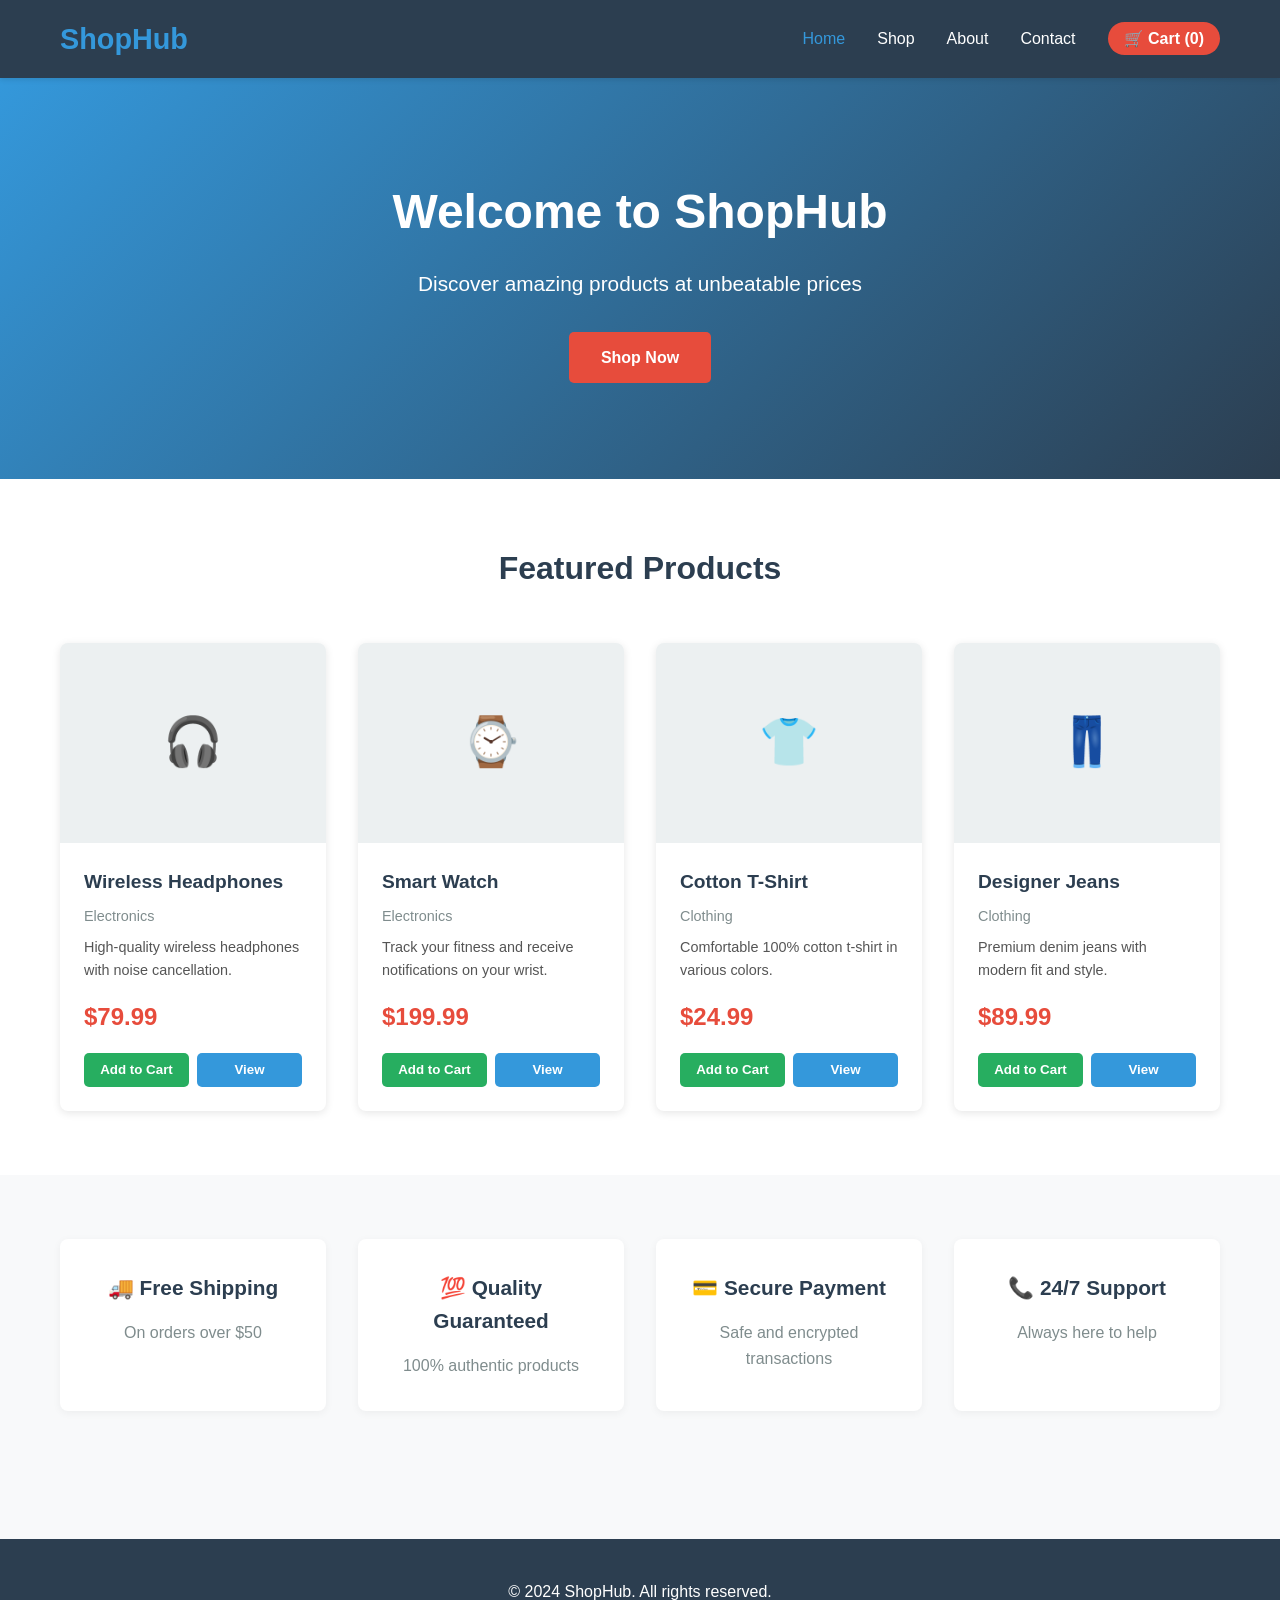
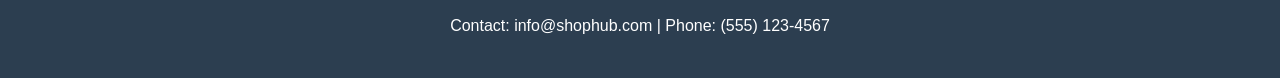
<file: index.html>
<!DOCTYPE html>
<html lang="en">
<head>
    <meta charset="UTF-8">
    <meta name="viewport" content="width=device-width, initial-scale=1.0">
    <title>ShopHub - Your Online Store</title>
    <link rel="stylesheet" href="css/styles.css">
</head>
<body>
    <!-- Navigation -->
    <nav class="navbar">
        <div class="container">
            <div class="nav-brand">
                <h1>ShopHub</h1>
            </div>
            <ul class="nav-menu">
                <li><a href="index.html" class="active">Home</a></li>
                <li><a href="products.html">Shop</a></li>
                <li><a href="about.html">About</a></li>
                <li><a href="contact.html">Contact</a></li>
                <li><a href="#" class="cart-icon">🛒 Cart (<span id="cart-count">0</span>)</a></li>
            </ul>
        </div>
    </nav>

    <!-- Hero Section -->
    <section class="hero">
        <div class="hero-content">
            <h1>Welcome to ShopHub</h1>
            <p>Discover amazing products at unbeatable prices</p>
            <a href="products.html" class="btn btn-primary">Shop Now</a>
        </div>
    </section>

    <!-- Featured Products -->
    <section class="featured-products">
        <div class="container">
            <h2>Featured Products</h2>
            <div class="products-grid" id="featured-products">
                <!-- Products loaded by JavaScript -->
            </div>
        </div>
    </section>

    <!-- Features Section -->
    <section class="features">
        <div class="container">
            <div class="features-grid">
                <div class="feature-card">
                    <h3>🚚 Free Shipping</h3>
                    <p>On orders over $50</p>
                </div>
                <div class="feature-card">
                    <h3>💯 Quality Guaranteed</h3>
                    <p>100% authentic products</p>
                </div>
                <div class="feature-card">
                    <h3>💳 Secure Payment</h3>
                    <p>Safe and encrypted transactions</p>
                </div>
                <div class="feature-card">
                    <h3>📞 24/7 Support</h3>
                    <p>Always here to help</p>
                </div>
            </div>
        </div>
    </section>

    <!-- Footer -->
    <footer class="footer">
        <div class="container">
            <p>&copy; 2024 ShopHub. All rights reserved.</p>
            <p>Contact: info@shophub.com | Phone: (555) 123-4567</p>
        </div>
    </footer>

    <script src="js/products-data.js"></script>
    <script src="js/main.js"></script>
</body>
</html>
</file>
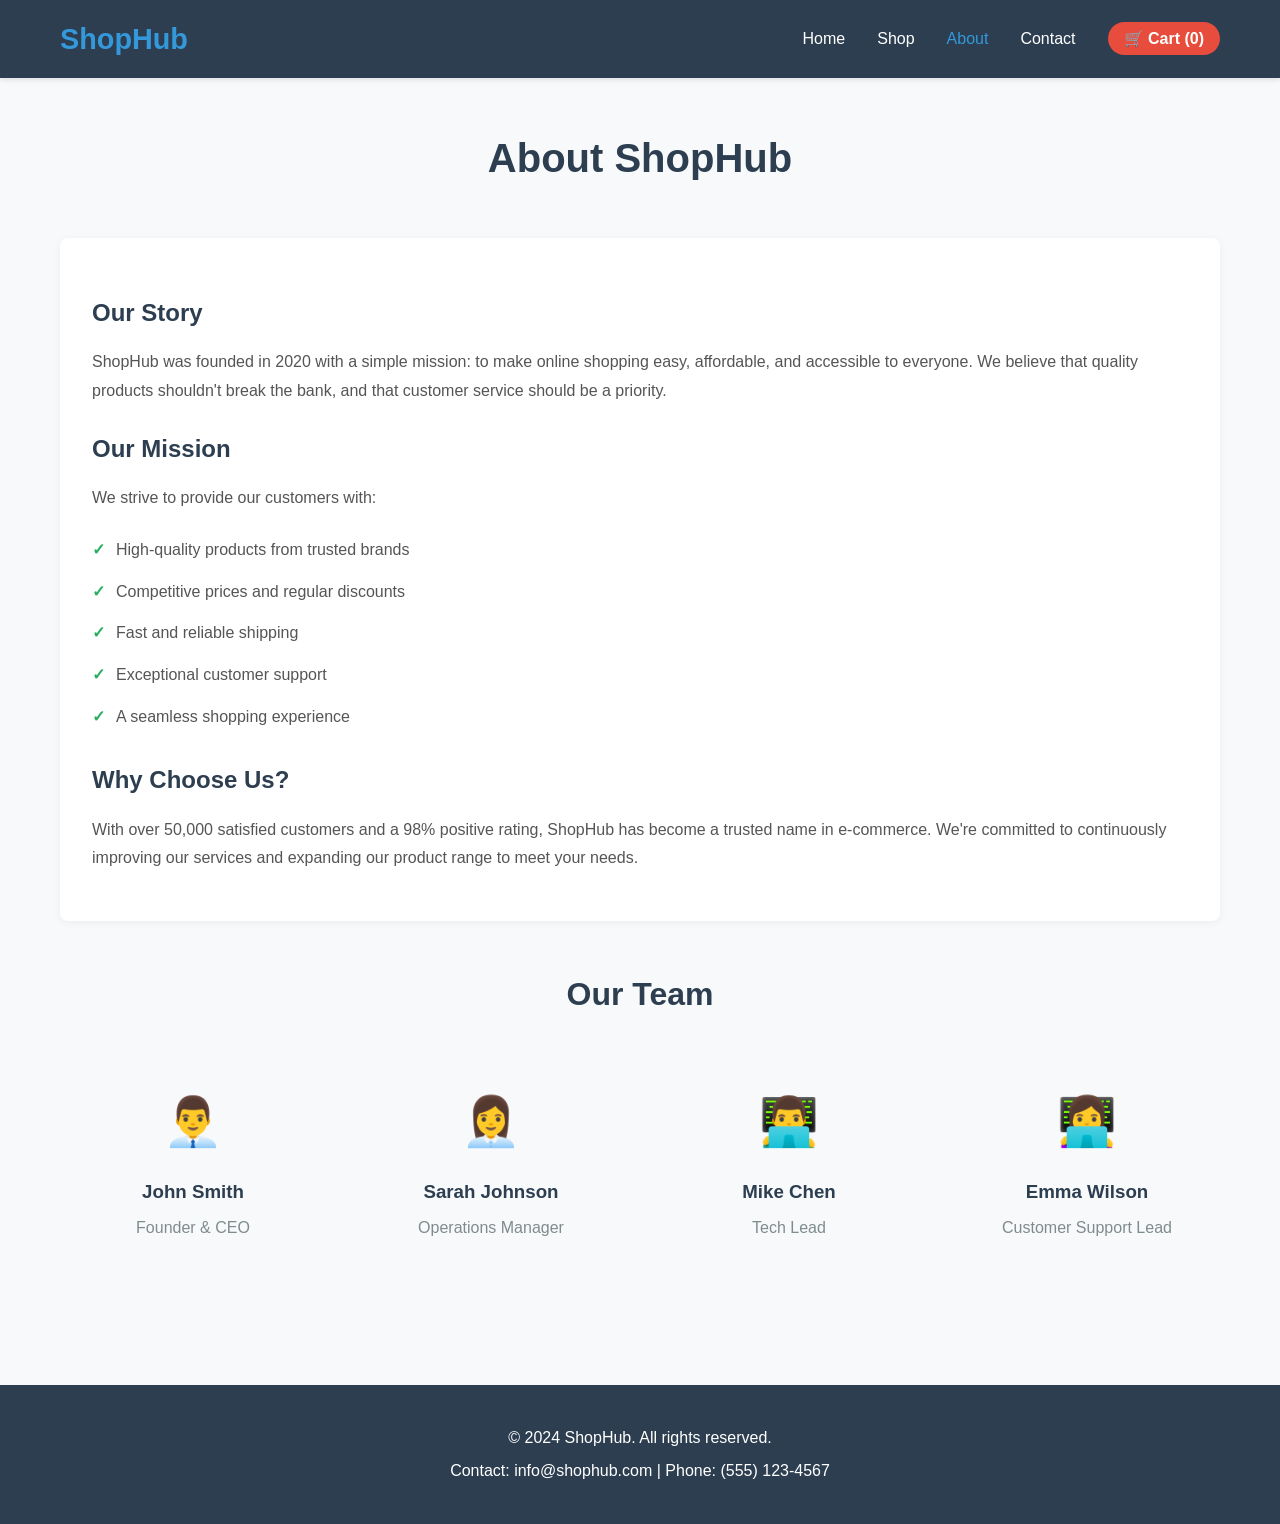
<file: about.html>
<!DOCTYPE html>
<html lang="en">
<head>
    <meta charset="UTF-8">
    <meta name="viewport" content="width=device-width, initial-scale=1.0">
    <title>About Us - ShopHub</title>
    <link rel="stylesheet" href="css/styles.css">
</head>
<body>
    <!-- Navigation -->
    <nav class="navbar">
        <div class="container">
            <div class="nav-brand">
                <h1>ShopHub</h1>
            </div>
            <ul class="nav-menu">
                <li><a href="index.html">Home</a></li>
                <li><a href="products.html">Shop</a></li>
                <li><a href="about.html" class="active">About</a></li>
                <li><a href="contact.html">Contact</a></li>
                <li><a href="#" class="cart-icon">🛒 Cart (<span id="cart-count">0</span>)</a></li>
            </ul>
        </div>
    </nav>

    <!-- About Section -->
    <section class="about-section">
        <div class="container">
            <h1>About ShopHub</h1>
            
            <div class="about-content">
                <div class="about-text">
                    <h2>Our Story</h2>
                    <p>
                        ShopHub was founded in 2020 with a simple mission: to make online shopping easy, 
                        affordable, and accessible to everyone. We believe that quality products shouldn't 
                        break the bank, and that customer service should be a priority.
                    </p>
                    
                    <h2>Our Mission</h2>
                    <p>
                        We strive to provide our customers with:
                    </p>
                    <ul class="mission-list">
                        <li>High-quality products from trusted brands</li>
                        <li>Competitive prices and regular discounts</li>
                        <li>Fast and reliable shipping</li>
                        <li>Exceptional customer support</li>
                        <li>A seamless shopping experience</li>
                    </ul>
                    
                    <h2>Why Choose Us?</h2>
                    <p>
                        With over 50,000 satisfied customers and a 98% positive rating, ShopHub has become 
                        a trusted name in e-commerce. We're committed to continuously improving our services 
                        and expanding our product range to meet your needs.
                    </p>
                </div>
            </div>

            <!-- Team Section -->
            <div class="team-section">
                <h2>Our Team</h2>
                <div class="team-grid">
                    <div class="team-member">
                        <div class="member-avatar">👨‍💼</div>
                        <h3>John Smith</h3>
                        <p>Founder & CEO</p>
                    </div>
                    <div class="team-member">
                        <div class="member-avatar">👩‍💼</div>
                        <h3>Sarah Johnson</h3>
                        <p>Operations Manager</p>
                    </div>
                    <div class="team-member">
                        <div class="member-avatar">👨‍💻</div>
                        <h3>Mike Chen</h3>
                        <p>Tech Lead</p>
                    </div>
                    <div class="team-member">
                        <div class="member-avatar">👩‍💻</div>
                        <h3>Emma Wilson</h3>
                        <p>Customer Support Lead</p>
                    </div>
                </div>
            </div>
        </div>
    </section>

    <!-- Footer -->
    <footer class="footer">
        <div class="container">
            <p>&copy; 2024 ShopHub. All rights reserved.</p>
            <p>Contact: info@shophub.com | Phone: (555) 123-4567</p>
        </div>
    </footer>

    <script src="js/main.js"></script>
</body>
</html>
</file>
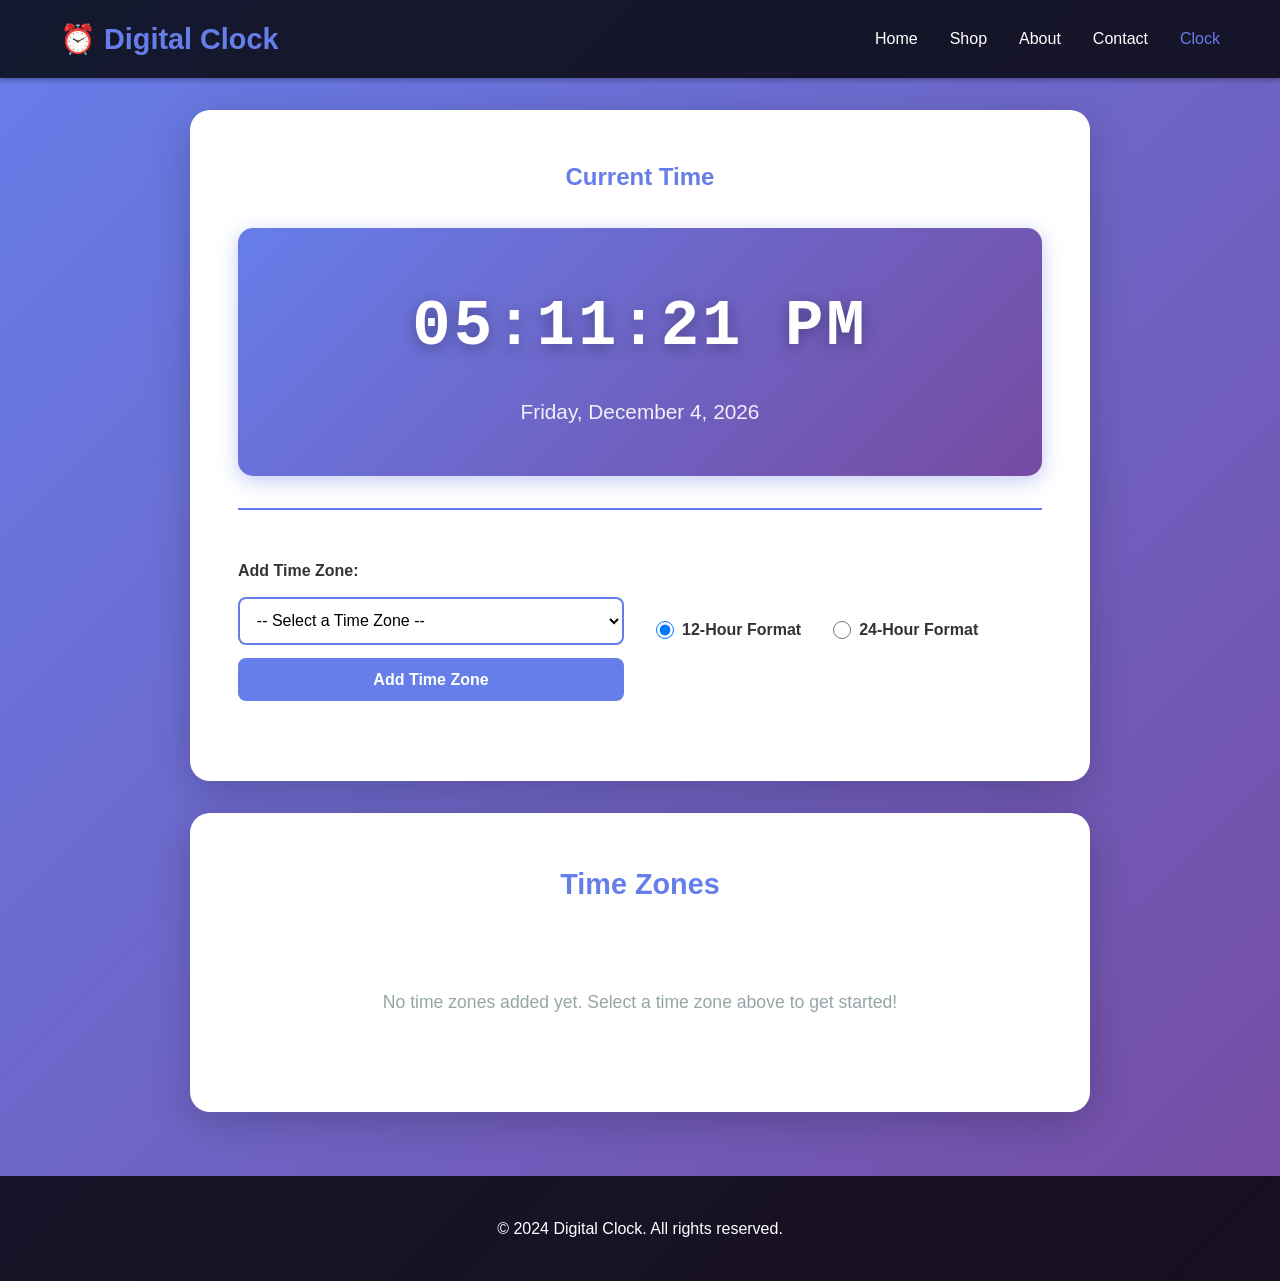
<file: clock.html>
<!DOCTYPE html>
<html lang="en">
<head>
    <meta charset="UTF-8">
    <meta name="viewport" content="width=device-width, initial-scale=1.0">
    <title>Digital Clock - Multiple Time Zones</title>
    <link rel="stylesheet" href="css/clock-styles.css">
</head>
<body>
    <!-- Navigation -->
    <nav class="navbar">
        <div class="container">
            <div class="nav-brand">
                <h1>⏰ Digital Clock</h1>
            </div>
            <ul class="nav-menu">
                <li><a href="index.html">Home</a></li>
                <li><a href="products.html">Shop</a></li>
                <li><a href="about.html">About</a></li>
                <li><a href="contact.html">Contact</a></li>
                <li><a href="clock.html" class="active">Clock</a></li>
            </ul>
        </div>
    </nav>

    <!-- Main Clock Section -->
    <div class="clock-container">
        <div class="main-clock-section">
            <h2>Current Time</h2>
            <div class="main-clock">
                <div class="time-display" id="main-time">00:00:00</div>
                <div class="date-display" id="main-date">Loading...</div>
            </div>
        </div>

        <!-- Controls Section -->
        <div class="controls-section">
            <div class="control-group">
                <label for="timezone-select">Add Time Zone:</label>
                <select id="timezone-select">
                    <option value="">-- Select a Time Zone --</option>
                    <option value="UTC">UTC (Coordinated Universal Time)</option>
                    <option value="America/New_York">EST (New York)</option>
                    <option value="America/Chicago">CST (Chicago)</option>
                    <option value="America/Denver">MST (Denver)</option>
                    <option value="America/Los_Angeles">PST (Los Angeles)</option>
                    <option value="America/Anchorage">AKST (Anchorage)</option>
                    <option value="Pacific/Honolulu">HST (Honolulu)</option>
                    <option value="Europe/London">GMT (London)</option>
                    <option value="Europe/Paris">CET (Paris)</option>
                    <option value="Europe/Moscow">MSK (Moscow)</option>
                    <option value="Asia/Dubai">GST (Dubai)</option>
                    <option value="Asia/Kolkata">IST (India)</option>
                    <option value="Asia/Bangkok">ICT (Bangkok)</option>
                    <option value="Asia/Shanghai">CST (China)</option>
                    <option value="Asia/Tokyo">JST (Tokyo)</option>
                    <option value="Asia/Seoul">KST (Seoul)</option>
                    <option value="Asia/Hong_Kong">HKT (Hong Kong)</option>
                    <option value="Australia/Sydney">AEDT (Sydney)</option>
                    <option value="Australia/Melbourne">AEDT (Melbourne)</option>
                    <option value="New_Zealand">NZDT (Auckland)</option>
                </select>
                <button id="add-timezone-btn" class="btn btn-primary">Add Time Zone</button>
            </div>

            <div class="format-group">
                <label>
                    <input type="radio" name="format" value="12" checked>
                    12-Hour Format
                </label>
                <label>
                    <input type="radio" name="format" value="24">
                    24-Hour Format
                </label>
            </div>
        </div>
    </div>

    <!-- Time Zones Grid -->
    <div class="timezones-container">
        <h2>Time Zones</h2>
        <div id="timezone-clocks" class="timezone-grid">
            <!-- Timezone clocks will be added here dynamically -->
        </div>
        <div id="no-zones-message" class="no-zones-message">
            <p>No time zones added yet. Select a time zone above to get started!</p>
        </div>
    </div>

    <!-- Footer -->
    <footer class="footer">
        <div class="container">
            <p>&copy; 2024 Digital Clock. All rights reserved.</p>
        </div>
    </footer>

    <script src="js/clock.js"></script>
</body>
</html>
</file>
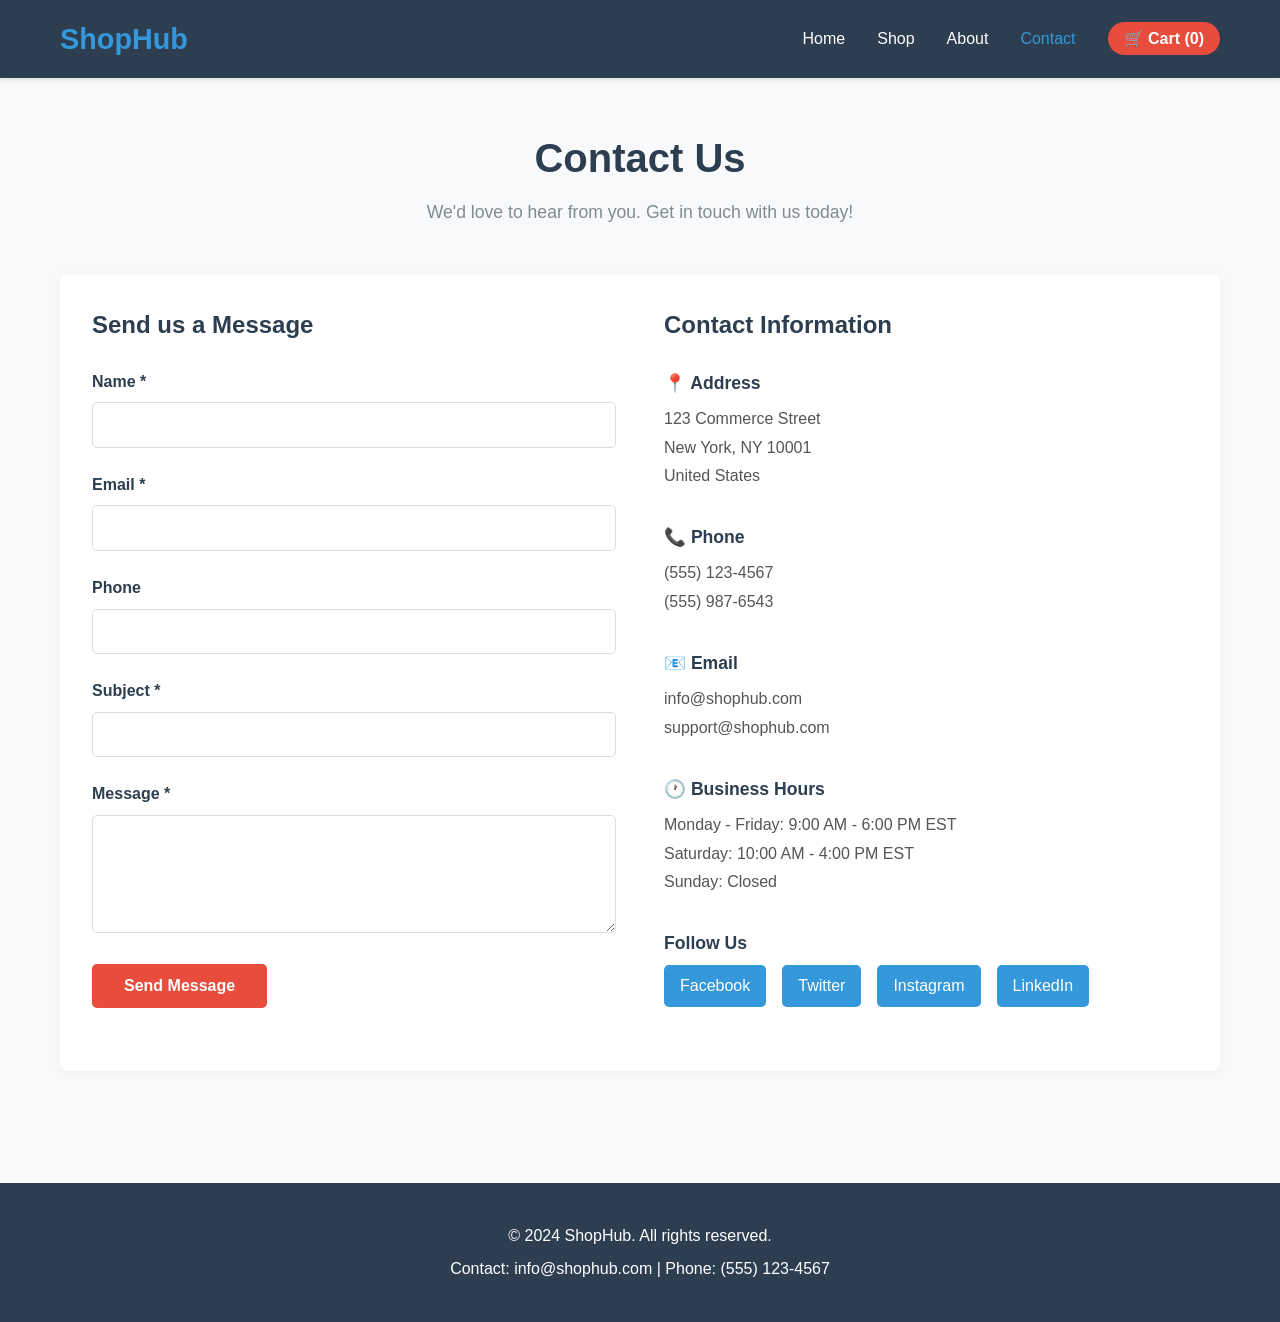
<file: contact.html>
<!DOCTYPE html>
<html lang="en">
<head>
    <meta charset="UTF-8">
    <meta name="viewport" content="width=device-width, initial-scale=1.0">
    <title>Contact Us - ShopHub</title>
    <link rel="stylesheet" href="css/styles.css">
</head>
<body>
    <!-- Navigation -->
    <nav class="navbar">
        <div class="container">
            <div class="nav-brand">
                <h1>ShopHub</h1>
            </div>
            <ul class="nav-menu">
                <li><a href="index.html">Home</a></li>
                <li><a href="products.html">Shop</a></li>
                <li><a href="about.html">About</a></li>
                <li><a href="contact.html" class="active">Contact</a></li>
                <li><a href="#" class="cart-icon">🛒 Cart (<span id="cart-count">0</span>)</a></li>
            </ul>
        </div>
    </nav>

    <!-- Contact Section -->
    <section class="contact-section">
        <div class="container">
            <h1>Contact Us</h1>
            <p class="section-subtitle">We'd love to hear from you. Get in touch with us today!</p>

            <div class="contact-content">
                <!-- Contact Form -->
                <div class="contact-form">
                    <h2>Send us a Message</h2>
                    <form id="contact-form">
                        <div class="form-group">
                            <label for="name">Name *</label>
                            <input type="text" id="name" name="name" required>
                        </div>

                        <div class="form-group">
                            <label for="email">Email *</label>
                            <input type="email" id="email" name="email" required>
                        </div>

                        <div class="form-group">
                            <label for="phone">Phone</label>
                            <input type="tel" id="phone" name="phone">
                        </div>

                        <div class="form-group">
                            <label for="subject">Subject *</label>
                            <input type="text" id="subject" name="subject" required>
                        </div>

                        <div class="form-group">
                            <label for="message">Message *</label>
                            <textarea id="message" name="message" rows="5" required></textarea>
                        </div>

                        <button type="submit" class="btn btn-primary">Send Message</button>
                    </form>
                    <div id="form-message" style="display: none; margin-top: 15px; padding: 10px; border-radius: 5px;"></div>
                </div>

                <!-- Contact Info -->
                <div class="contact-info">
                    <h2>Contact Information</h2>
                    
                    <div class="info-item">
                        <h3>📍 Address</h3>
                        <p>123 Commerce Street<br>New York, NY 10001<br>United States</p>
                    </div>

                    <div class="info-item">
                        <h3>📞 Phone</h3>
                        <p>(555) 123-4567<br>(555) 987-6543</p>
                    </div>

                    <div class="info-item">
                        <h3>📧 Email</h3>
                        <p>info@shophub.com<br>support@shophub.com</p>
                    </div>

                    <div class="info-item">
                        <h3>🕐 Business Hours</h3>
                        <p>Monday - Friday: 9:00 AM - 6:00 PM EST<br>
                           Saturday: 10:00 AM - 4:00 PM EST<br>
                           Sunday: Closed</p>
                    </div>

                    <div class="info-item">
                        <h3>Follow Us</h3>
                        <div class="social-links">
                            <a href="#">Facebook</a>
                            <a href="#">Twitter</a>
                            <a href="#">Instagram</a>
                            <a href="#">LinkedIn</a>
                        </div>
                    </div>
                </div>
            </div>
        </div>
    </section>

    <!-- Footer -->
    <footer class="footer">
        <div class="container">
            <p>&copy; 2024 ShopHub. All rights reserved.</p>
            <p>Contact: info@shophub.com | Phone: (555) 123-4567</p>
        </div>
    </footer>

    <script src="js/contact.js"></script>
</body>
</html>
</file>
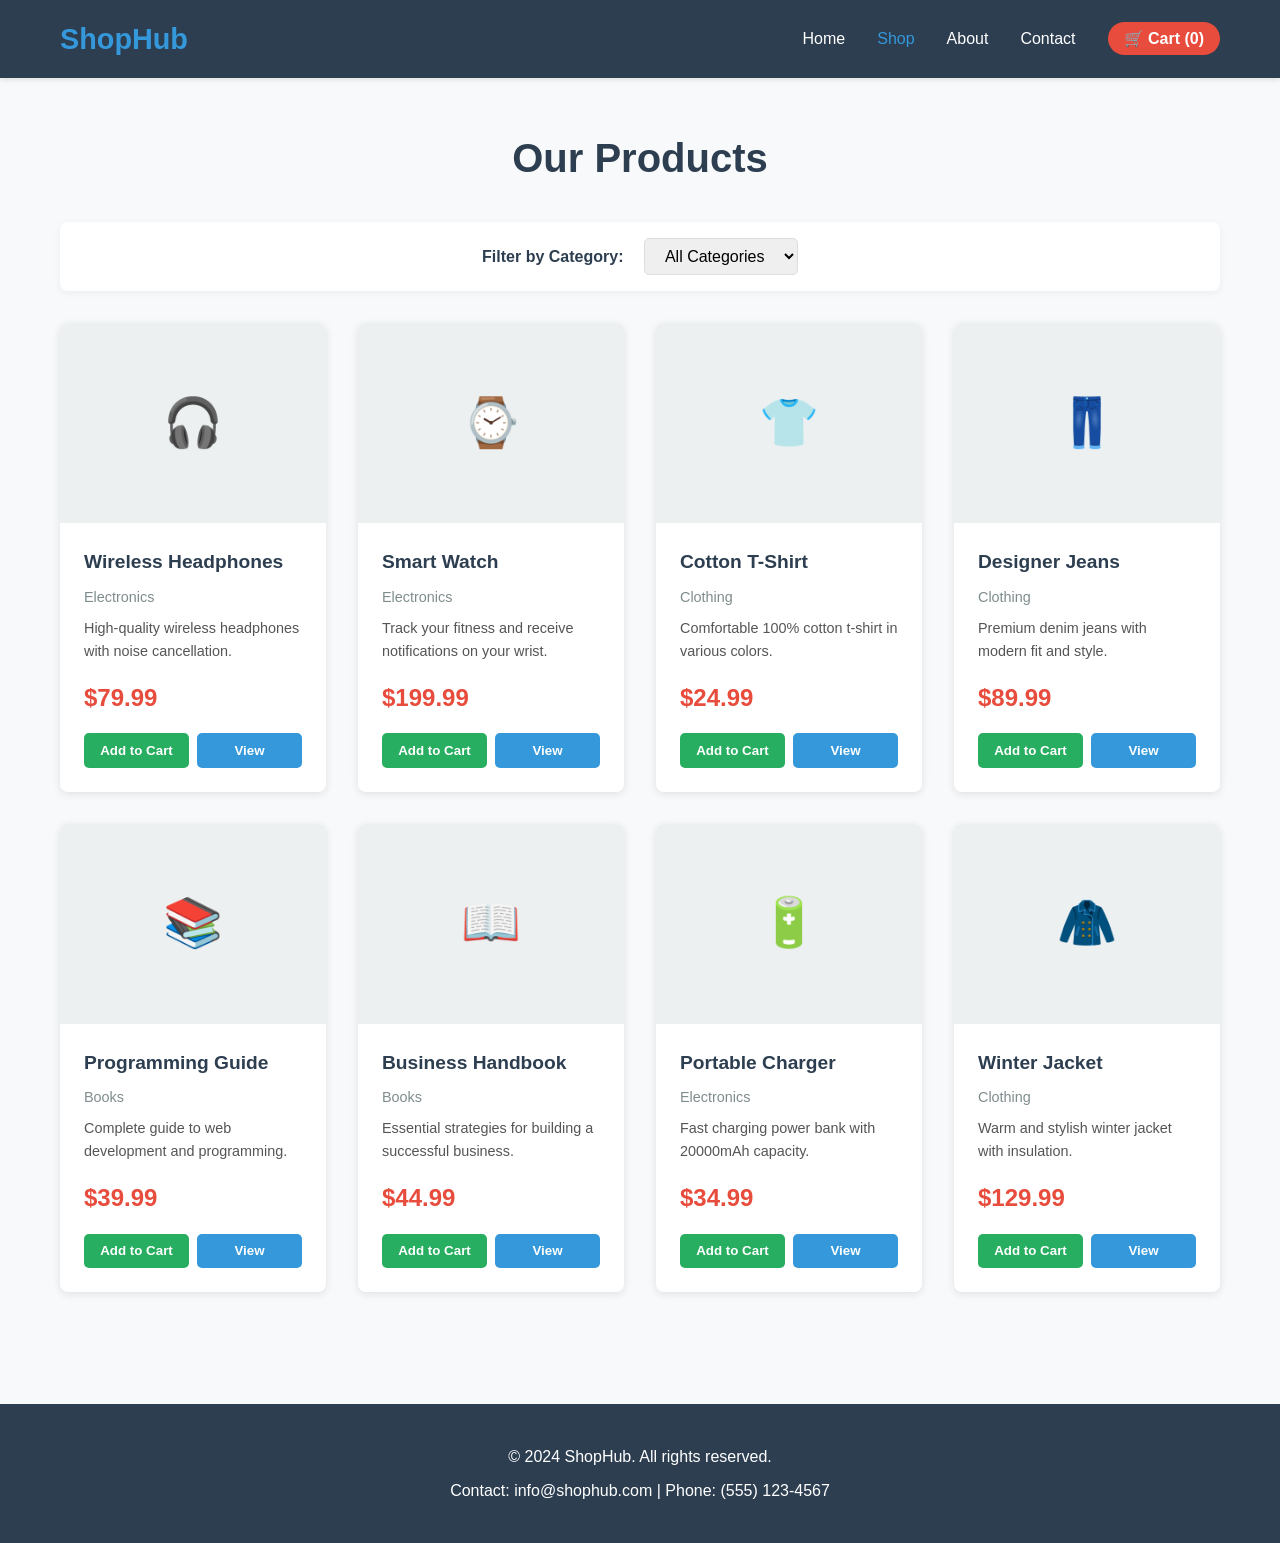
<file: products.html>
<!DOCTYPE html>
<html lang="en">
<head>
    <meta charset="UTF-8">
    <meta name="viewport" content="width=device-width, initial-scale=1.0">
    <title>Shop - ShopHub</title>
    <link rel="stylesheet" href="css/styles.css">
</head>
<body>
    <!-- Navigation -->
    <nav class="navbar">
        <div class="container">
            <div class="nav-brand">
                <h1>ShopHub</h1>
            </div>
            <ul class="nav-menu">
                <li><a href="index.html">Home</a></li>
                <li><a href="products.html" class="active">Shop</a></li>
                <li><a href="about.html">About</a></li>
                <li><a href="contact.html">Contact</a></li>
                <li><a href="#" class="cart-icon">🛒 Cart (<span id="cart-count">0</span>)</a></li>
            </ul>
        </div>
    </nav>

    <!-- Products Section -->
    <section class="shop-section">
        <div class="container">
            <h1>Our Products</h1>
            
            <!-- Filters -->
            <div class="filters">
                <label for="category-filter">Filter by Category:</label>
                <select id="category-filter">
                    <option value="all">All Categories</option>
                    <option value="Electronics">Electronics</option>
                    <option value="Clothing">Clothing</option>
                    <option value="Books">Books</option>
                </select>
            </div>

            <!-- Products Grid -->
            <div class="products-grid" id="products-list">
                <!-- Products loaded by JavaScript -->
            </div>
        </div>
    </section>

    <!-- Footer -->
    <footer class="footer">
        <div class="container">
            <p>&copy; 2024 ShopHub. All rights reserved.</p>
            <p>Contact: info@shophub.com | Phone: (555) 123-4567</p>
        </div>
    </footer>

    <!-- Product Detail Modal -->
    <div id="product-modal" class="modal">
        <div class="modal-content">
            <span class="close">&times;</span>
            <div id="modal-body">
                <!-- Product details loaded here -->
            </div>
        </div>
    </div>

    <script src="js/products-data.js"></script>
    <script src="js/shop.js"></script>
</body>
</html>
</file>
<file: css/styles.css>
/* Global Styles */
* {
    margin: 0;
    padding: 0;
    box-sizing: border-box;
}

body {
    font-family: 'Segoe UI', Tahoma, Geneva, Verdana, sans-serif;
    line-height: 1.6;
    color: #333;
    background-color: #f8f9fa;
}

.container {
    max-width: 1200px;
    margin: 0 auto;
    padding: 0 20px;
}

/* Navigation */
.navbar {
    background-color: #2c3e50;
    color: white;
    padding: 1rem 0;
    position: sticky;
    top: 0;
    z-index: 100;
    box-shadow: 0 2px 5px rgba(0,0,0,0.1);
}

.navbar .container {
    display: flex;
    justify-content: space-between;
    align-items: center;
}

.nav-brand h1 {
    font-size: 1.8rem;
    color: #3498db;
}

.nav-menu {
    display: flex;
    list-style: none;
    gap: 2rem;
}

.nav-menu a {
    color: white;
    text-decoration: none;
    transition: color 0.3s;
    cursor: pointer;
}

.nav-menu a:hover,
.nav-menu a.active {
    color: #3498db;
}

.cart-icon {
    background-color: #e74c3c;
    padding: 0.5rem 1rem;
    border-radius: 20px;
    font-weight: bold;
}

.cart-icon:hover {
    background-color: #c0392b;
    color: white;
}

/* Hero Section */
.hero {
    background: linear-gradient(135deg, #3498db 0%, #2c3e50 100%);
    color: white;
    padding: 6rem 2rem;
    text-align: center;
}

.hero-content h1 {
    font-size: 3rem;
    margin-bottom: 1rem;
}

.hero-content p {
    font-size: 1.3rem;
    margin-bottom: 2rem;
}

/* Buttons */
.btn {
    padding: 0.8rem 2rem;
    border: none;
    border-radius: 5px;
    cursor: pointer;
    text-decoration: none;
    display: inline-block;
    transition: all 0.3s;
    font-size: 1rem;
    font-weight: bold;
}

.btn-primary {
    background-color: #e74c3c;
    color: white;
}

.btn-primary:hover {
    background-color: #c0392b;
    transform: translateY(-2px);
    box-shadow: 0 5px 15px rgba(0,0,0,0.2);
}

.btn-secondary {
    background-color: #3498db;
    color: white;
}

.btn-secondary:hover {
    background-color: #2980b9;
}

/* Featured Products Section */
.featured-products {
    padding: 4rem 0;
    background-color: white;
}

.featured-products h2 {
    text-align: center;
    font-size: 2rem;
    margin-bottom: 3rem;
    color: #2c3e50;
}

/* Products Grid */
.products-grid {
    display: grid;
    grid-template-columns: repeat(auto-fill, minmax(250px, 1fr));
    gap: 2rem;
}

.product-card {
    background: white;
    border-radius: 8px;
    overflow: hidden;
    box-shadow: 0 2px 8px rgba(0,0,0,0.1);
    transition: all 0.3s;
    cursor: pointer;
}

.product-card:hover {
    transform: translateY(-5px);
    box-shadow: 0 5px 15px rgba(0,0,0,0.2);
}

.product-image {
    width: 100%;
    height: 200px;
    background-color: #ecf0f1;
    display: flex;
    align-items: center;
    justify-content: center;
    font-size: 3rem;
}

.product-info {
    padding: 1.5rem;
}

.product-name {
    font-size: 1.2rem;
    font-weight: bold;
    margin-bottom: 0.5rem;
    color: #2c3e50;
}

.product-category {
    color: #7f8c8d;
    font-size: 0.9rem;
    margin-bottom: 0.5rem;
}

.product-description {
    color: #555;
    font-size: 0.9rem;
    margin-bottom: 1rem;
    min-height: 2.7rem;
}

.product-price {
    font-size: 1.5rem;
    color: #e74c3c;
    font-weight: bold;
    margin-bottom: 1rem;
}

.product-actions {
    display: flex;
    gap: 0.5rem;
}

.product-actions button {
    flex: 1;
    padding: 0.6rem;
    border: none;
    border-radius: 5px;
    cursor: pointer;
    transition: all 0.3s;
    font-weight: bold;
}

.btn-add-cart {
    background-color: #27ae60;
    color: white;
}

.btn-add-cart:hover {
    background-color: #229954;
}

.btn-view {
    background-color: #3498db;
    color: white;
}

.btn-view:hover {
    background-color: #2980b9;
}

/* Features Section */
.features {
    padding: 4rem 0;
    background-color: #f8f9fa;
}

.features-grid {
    display: grid;
    grid-template-columns: repeat(auto-fit, minmax(250px, 1fr));
    gap: 2rem;
}

.feature-card {
    background: white;
    padding: 2rem;
    border-radius: 8px;
    text-align: center;
    box-shadow: 0 2px 8px rgba(0,0,0,0.05);
}

.feature-card h3 {
    font-size: 1.3rem;
    margin-bottom: 1rem;
    color: #2c3e50;
}

.feature-card p {
    color: #7f8c8d;
}

/* Shop Section */
.shop-section {
    padding: 3rem 0;
    min-height: 600px;
}

.shop-section h1 {
    text-align: center;
    font-size: 2.5rem;
    margin-bottom: 2rem;
    color: #2c3e50;
}

.filters {
    margin: 2rem 0;
    padding: 1rem;
    background: white;
    border-radius: 8px;
    box-shadow: 0 2px 8px rgba(0,0,0,0.05);
    text-align: center;
}

.filters label {
    margin-right: 1rem;
    font-weight: bold;
    color: #2c3e50;
}

.filters select {
    padding: 0.5rem 1rem;
    border: 1px solid #ddd;
    border-radius: 5px;
    cursor: pointer;
    font-size: 1rem;
}

/* About Section */
.about-section {
    padding: 3rem 0;
}

.about-section h1 {
    text-align: center;
    font-size: 2.5rem;
    margin-bottom: 3rem;
    color: #2c3e50;
}

.about-content {
    background: white;
    padding: 2rem;
    border-radius: 8px;
    box-shadow: 0 2px 8px rgba(0,0,0,0.05);
    margin-bottom: 3rem;
}

.about-text h2 {
    color: #2c3e50;
    margin-top: 1.5rem;
    margin-bottom: 1rem;
    font-size: 1.5rem;
}

.about-text p {
    margin-bottom: 1rem;
    line-height: 1.8;
    color: #555;
}

.mission-list {
    list-style: none;
    margin-left: 0;
}

.mission-list li {
    padding: 0.5rem 0;
    padding-left: 1.5rem;
    position: relative;
    color: #555;
}

.mission-list li:before {
    content: "✓";
    position: absolute;
    left: 0;
    color: #27ae60;
    font-weight: bold;
}

/* Team Section */
.team-section {
    margin-top: 3rem;
}

.team-section h2 {
    text-align: center;
    font-size: 2rem;
    margin-bottom: 2rem;
    color: #2c3e50;
}

.team-grid {
    display: grid;
    grid-template-columns: repeat(auto-fit, minmax(200px, 1fr));
    gap: 2rem;
}

.team-member {
    background: #f8f9fa;
    padding: 2rem;
    border-radius: 8px;
    text-align: center;
}

.member-avatar {
    font-size: 3rem;
    margin-bottom: 1rem;
}

.team-member h3 {
    color: #2c3e50;
    margin-bottom: 0.5rem;
}

.team-member p {
    color: #7f8c8d;
}

/* Contact Section */
.contact-section {
    padding: 3rem 0;
}

.contact-section h1 {
    text-align: center;
    font-size: 2.5rem;
    margin-bottom: 0.5rem;
    color: #2c3e50;
}

.section-subtitle {
    text-align: center;
    color: #7f8c8d;
    margin-bottom: 3rem;
    font-size: 1.1rem;
}

.contact-content {
    display: grid;
    grid-template-columns: 1fr 1fr;
    gap: 3rem;
    background: white;
    padding: 2rem;
    border-radius: 8px;
    box-shadow: 0 2px 8px rgba(0,0,0,0.05);
}

.contact-form h2,
.contact-info h2 {
    color: #2c3e50;
    margin-bottom: 1.5rem;
}

.form-group {
    margin-bottom: 1.5rem;
}

.form-group label {
    display: block;
    margin-bottom: 0.5rem;
    font-weight: bold;
    color: #2c3e50;
}

.form-group input,
.form-group textarea {
    width: 100%;
    padding: 0.8rem;
    border: 1px solid #ddd;
    border-radius: 5px;
    font-family: inherit;
    font-size: 1rem;
}

.form-group input:focus,
.form-group textarea:focus {
    outline: none;
    border-color: #3498db;
    box-shadow: 0 0 5px rgba(52, 152, 219, 0.3);
}

.info-item {
    margin-bottom: 2rem;
}

.info-item h3 {
    color: #2c3e50;
    margin-bottom: 0.5rem;
    font-size: 1.1rem;
}

.info-item p {
    color: #555;
    line-height: 1.8;
}

.social-links {
    display: flex;
    gap: 1rem;
    margin-top: 0.5rem;
}

.social-links a {
    display: inline-block;
    padding: 0.5rem 1rem;
    background-color: #3498db;
    color: white;
    text-decoration: none;
    border-radius: 5px;
    transition: background-color 0.3s;
}

.social-links a:hover {
    background-color: #2980b9;
}

/* Modal */
.modal {
    display: none;
    position: fixed;
    z-index: 1000;
    left: 0;
    top: 0;
    width: 100%;
    height: 100%;
    background-color: rgba(0,0,0,0.6);
    animation: fadeIn 0.3s;
}

@keyframes fadeIn {
    from { opacity: 0; }
    to { opacity: 1; }
}

.modal-content {
    background-color: white;
    margin: 5% auto;
    padding: 2rem;
    border-radius: 8px;
    width: 90%;
    max-width: 600px;
    box-shadow: 0 4px 20px rgba(0,0,0,0.2);
}

.close {
    color: #aaa;
    float: right;
    font-size: 2rem;
    font-weight: bold;
    cursor: pointer;
    transition: color 0.3s;
}

.close:hover {
    color: #000;
}

/* Footer */
.footer {
    background-color: #2c3e50;
    color: white;
    text-align: center;
    padding: 2rem 0;
    margin-top: 4rem;
}

.footer p {
    margin: 0.5rem 0;
}

/* Responsive Design */
@media (max-width: 768px) {
    .nav-menu {
        flex-direction: column;
        gap: 1rem;
    }

    .hero-content h1 {
        font-size: 2rem;
    }

    .products-grid {
        grid-template-columns: repeat(auto-fill, minmax(200px, 1fr));
        gap: 1.5rem;
    }

    .contact-content {
        grid-template-columns: 1fr;
    }

    .team-grid {
        grid-template-columns: repeat(auto-fit, minmax(150px, 1fr));
    }

    .features-grid {
        grid-template-columns: 1fr;
    }
}

@media (max-width: 480px) {
    .hero-content h1 {
        font-size: 1.5rem;
    }

    .nav-menu {
        gap: 0.5rem;
    }

    .products-grid {
        grid-template-columns: 1fr;
    }

    .feature-card {
        padding: 1.5rem;
    }
}
</file>
<file: css/clock-styles.css>
/* Clock Styles */
* {
    margin: 0;
    padding: 0;
    box-sizing: border-box;
}

body {
    font-family: 'Segoe UI', Tahoma, Geneva, Verdana, sans-serif;
    line-height: 1.6;
    color: #333;
    background: linear-gradient(135deg, #667eea 0%, #764ba2 100%);
    min-height: 100vh;
}

.container {
    max-width: 1200px;
    margin: 0 auto;
    padding: 0 20px;
}

/* Navigation */
.navbar {
    background-color: rgba(0, 0, 0, 0.8);
    color: white;
    padding: 1rem 0;
    position: sticky;
    top: 0;
    z-index: 100;
    box-shadow: 0 2px 5px rgba(0, 0, 0, 0.3);
}

.navbar .container {
    display: flex;
    justify-content: space-between;
    align-items: center;
}

.nav-brand h1 {
    font-size: 1.8rem;
    color: #667eea;
}

.nav-menu {
    display: flex;
    list-style: none;
    gap: 2rem;
}

.nav-menu a {
    color: white;
    text-decoration: none;
    transition: color 0.3s;
    cursor: pointer;
}

.nav-menu a:hover,
.nav-menu a.active {
    color: #667eea;
}

/* Main Clock Container */
.clock-container {
    background: white;
    margin: 2rem auto;
    padding: 3rem;
    border-radius: 20px;
    box-shadow: 0 10px 40px rgba(0, 0, 0, 0.2);
    max-width: 900px;
}

/* Main Clock Section */
.main-clock-section {
    text-align: center;
    margin-bottom: 3rem;
    padding-bottom: 2rem;
    border-bottom: 2px solid #667eea;
}

.main-clock-section h2 {
    color: #667eea;
    margin-bottom: 2rem;
    font-size: 1.5rem;
}

.main-clock {
    background: linear-gradient(135deg, #667eea 0%, #764ba2 100%);
    padding: 3rem;
    border-radius: 15px;
    box-shadow: 0 5px 20px rgba(102, 126, 234, 0.4);
}

.time-display {
    font-size: 4rem;
    font-weight: bold;
    color: white;
    font-family: 'Courier New', monospace;
    letter-spacing: 3px;
    margin-bottom: 1rem;
    text-shadow: 0 4px 15px rgba(0, 0, 0, 0.3);
}

.date-display {
    font-size: 1.3rem;
    color: rgba(255, 255, 255, 0.9);
}

/* Controls Section */
.controls-section {
    display: grid;
    grid-template-columns: 1fr 1fr;
    gap: 2rem;
    margin-bottom: 2rem;
}

.control-group {
    display: flex;
    flex-direction: column;
    gap: 0.8rem;
}

.control-group label {
    font-weight: bold;
    color: #333;
    font-size: 1rem;
}

.control-group select {
    padding: 0.8rem;
    border: 2px solid #667eea;
    border-radius: 8px;
    font-size: 1rem;
    cursor: pointer;
    background-color: white;
    transition: all 0.3s;
}

.control-group select:focus {
    outline: none;
    border-color: #764ba2;
    box-shadow: 0 0 10px rgba(102, 126, 234, 0.3);
}

.btn {
    padding: 0.8rem 1.5rem;
    border: none;
    border-radius: 8px;
    cursor: pointer;
    text-decoration: none;
    display: inline-block;
    transition: all 0.3s;
    font-size: 1rem;
    font-weight: bold;
}

.btn-primary {
    background-color: #667eea;
    color: white;
}

.btn-primary:hover {
    background-color: #764ba2;
    transform: translateY(-2px);
    box-shadow: 0 5px 15px rgba(102, 126, 234, 0.4);
}

.btn-secondary {
    background-color: #e74c3c;
    color: white;
}

.btn-secondary:hover {
    background-color: #c0392b;
}

/* Format Group */
.format-group {
    display: flex;
    gap: 2rem;
    align-items: center;
}

.format-group label {
    display: flex;
    align-items: center;
    gap: 0.5rem;
    cursor: pointer;
    font-weight: 600;
    color: #333;
}

.format-group input[type="radio"] {
    cursor: pointer;
    width: 18px;
    height: 18px;
}

/* Timezones Container */
.timezones-container {
    background: white;
    margin: 2rem auto;
    padding: 3rem;
    border-radius: 20px;
    box-shadow: 0 10px 40px rgba(0, 0, 0, 0.2);
    max-width: 900px;
}

.timezones-container h2 {
    color: #667eea;
    margin-bottom: 2rem;
    text-align: center;
    font-size: 1.8rem;
}

/* Timezone Grid */
.timezone-grid {
    display: grid;
    grid-template-columns: repeat(auto-fill, minmax(280px, 1fr));
    gap: 2rem;
}

.timezone-card {
    background: white;
    border: 2px solid #667eea;
    border-radius: 15px;
    padding: 2rem;
    text-align: center;
    transition: all 0.3s;
    box-shadow: 0 4px 15px rgba(0, 0, 0, 0.1);
}

.timezone-card:hover {
    transform: translateY(-5px);
    box-shadow: 0 8px 25px rgba(102, 126, 234, 0.3);
    border-color: #764ba2;
}

.timezone-name {
    font-size: 1.2rem;
    font-weight: bold;
    color: #667eea;
    margin-bottom: 1rem;
}

.timezone-abbr {
    font-size: 0.9rem;
    color: #7f8c8d;
    margin-bottom: 1rem;
}

.timezone-time {
    font-size: 2rem;
    font-weight: bold;
    color: #333;
    font-family: 'Courier New', monospace;
    letter-spacing: 2px;
    margin-bottom: 1rem;
    background: linear-gradient(135deg, #667eea 0%, #764ba2 100%);
    -webkit-background-clip: text;
    -webkit-text-fill-color: transparent;
    background-clip: text;
}

.timezone-date {
    font-size: 0.9rem;
    color: #555;
    margin-bottom: 1.5rem;
}

.timezone-offset {
    font-size: 0.85rem;
    color: #95a5a6;
    margin-bottom: 1.5rem;
    background-color: #f8f9fa;
    padding: 0.5rem;
    border-radius: 5px;
}

.remove-btn {
    background-color: #e74c3c;
    color: white;
    border: none;
    padding: 0.6rem 1.5rem;
    border-radius: 8px;
    cursor: pointer;
    font-weight: bold;
    transition: all 0.3s;
}

.remove-btn:hover {
    background-color: #c0392b;
    transform: scale(1.05);
}

/* No Zones Message */
.no-zones-message {
    text-align: center;
    padding: 3rem;
    color: #7f8c8d;
    font-size: 1.1rem;
}

.no-zones-message p {
    color: #95a5a6;
}

/* Footer */
.footer {
    background-color: rgba(0, 0, 0, 0.8);
    color: white;
    text-align: center;
    padding: 2rem 0;
    margin-top: 4rem;
}

.footer p {
    margin: 0.5rem 0;
}

/* Responsive Design */
@media (max-width: 768px) {
    .nav-menu {
        flex-direction: column;
        gap: 1rem;
    }

    .main-clock-section h2 {
        font-size: 1.2rem;
    }

    .time-display {
        font-size: 2.5rem;
        letter-spacing: 2px;
    }

    .date-display {
        font-size: 1rem;
    }

    .controls-section {
        grid-template-columns: 1fr;
        gap: 1.5rem;
    }

    .format-group {
        flex-direction: column;
        gap: 1rem;
        align-items: flex-start;
    }

    .timezone-grid {
        grid-template-columns: 1fr;
    }

    .clock-container,
    .timezones-container {
        padding: 1.5rem;
        margin: 1rem auto;
    }
}

@media (max-width: 480px) {
    .main-clock {
        padding: 1.5rem;
    }

    .time-display {
        font-size: 2rem;
        letter-spacing: 1px;
    }

    .date-display {
        font-size: 0.9rem;
    }

    .timezone-card {
        padding: 1.5rem;
    }

    .timezone-time {
        font-size: 1.5rem;
    }

    .timezone-grid {
        gap: 1rem;
    }

    .clock-container,
    .timezones-container {
        padding: 1rem;
    }

    .nav-brand h1 {
        font-size: 1.3rem;
    }

    .nav-menu {
        gap: 0.5rem;
    }
}
</file>
